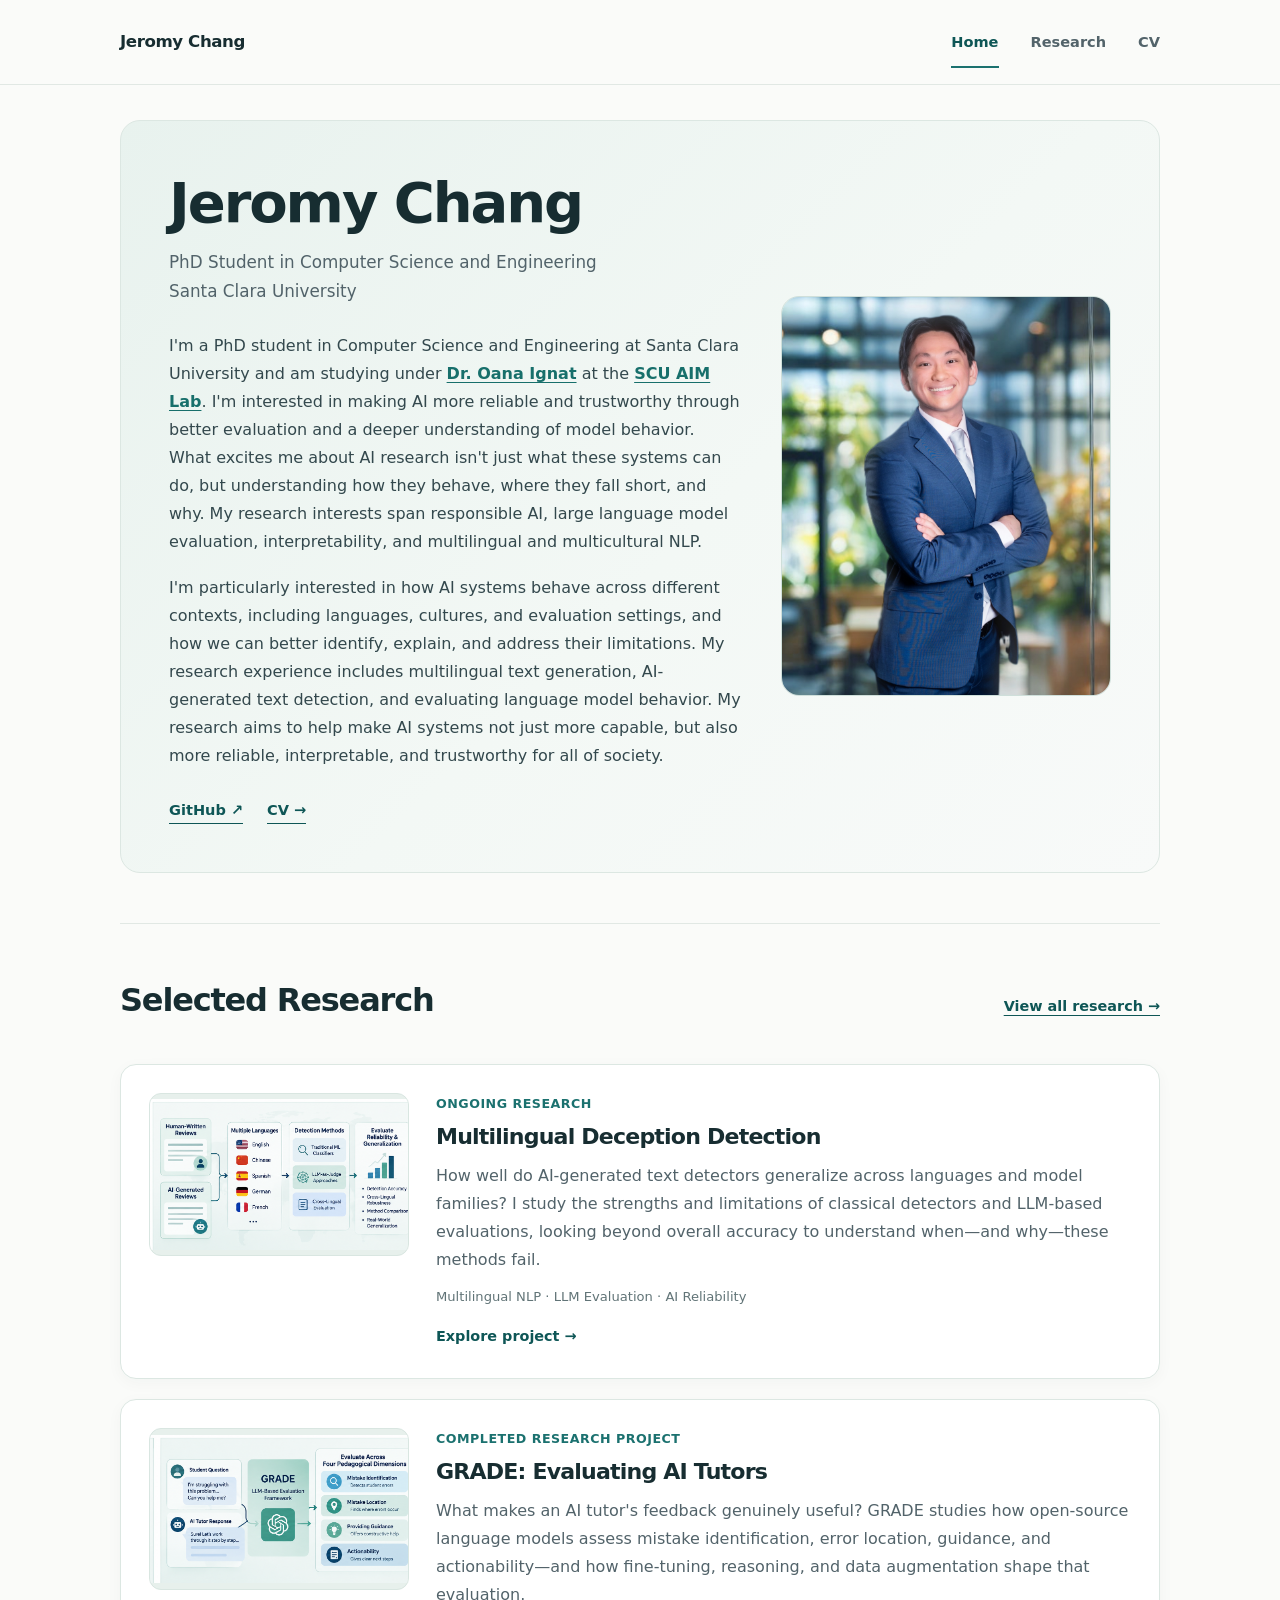
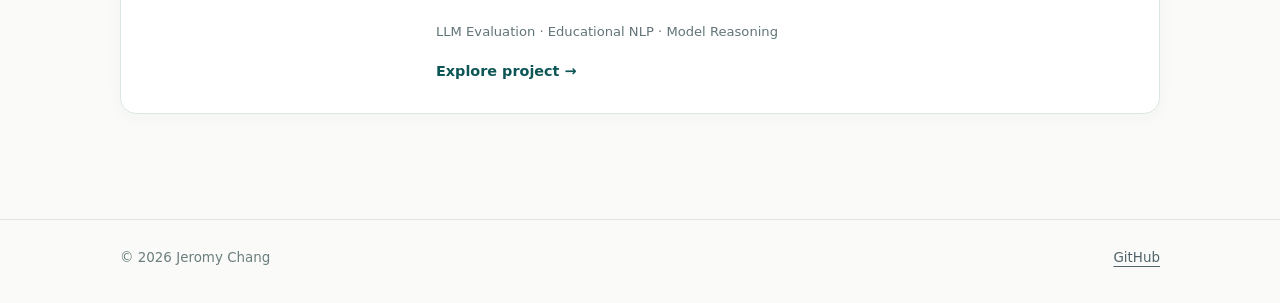
<file: index.html>
<!doctype html>
<html lang="en">
<head>
  <meta charset="utf-8">
  <meta name="viewport" content="width=device-width, initial-scale=1">
  <meta name="description" content="Jeromy Chang — PhD student researching AI reliability, language model evaluation, responsible AI, and multilingual NLP.">
  <meta name="theme-color" content="#fafbf9">
  <title>Home · Jeromy Chang</title>
  <link rel="stylesheet" href="assets/css/style.css">
</head>
<body>
  <header class="site-header"><div class="container header-inner">
    <a class="brand" href="index.html">Jeromy Chang</a>
    <nav class="nav" aria-label="Main navigation">
      <a href="index.html" aria-current="page">Home</a>
      <a href="research/index.html">Research</a>
      <a href="assets/documents/Jeromy_Chang_CV.pdf" target="_blank" rel="noopener">CV</a>
    </nav>
  </div></header>
  <main id="main"><div class="container">
  <section class="intro" aria-labelledby="name">
    <div>
      <h1 id="name">Jeromy Chang</h1>
      <p class="position">PhD Student in Computer Science and Engineering<br>Santa Clara University</p>
      <div class="bio">
        <p>I'm a PhD student in Computer Science and Engineering at Santa Clara University and am studying under <a href="https://oanaignat.github.io/" target="_blank" rel="noopener noreferrer"> Dr. Oana Ignat</a> at the <a href="https://oanaignat.github.io/aim/" target="_blank" rel="noopener noreferrer"> SCU AIM Lab</a>. I'm interested in making AI more reliable and trustworthy through better evaluation and a deeper understanding of model behavior. What excites me about AI research isn't just what these systems can do, but understanding how they behave, where they fall short, and why. My research interests span responsible AI, large language model evaluation, interpretability, and multilingual and multicultural NLP.</p>
        <p>I'm particularly interested in how AI systems behave across different contexts, including languages, cultures, and evaluation settings, and how we can better identify, explain, and address their limitations. My research experience includes multilingual text generation, AI-generated text detection, and evaluating language model behavior. My research aims to help make AI systems not just more capable, but also more reliable, interpretable, and trustworthy for all of society.</p>
      </div>
      <div class="socials"><a href="https://github.com/JeromyChang" rel="me">GitHub ↗</a><a href="assets/documents/Jeromy_Chang_CV.pdf" target="_blank" rel="noopener">CV →</a></div>
    </div>
    <div class="intro-photo">
      <img
          class="profile-photo"
          src="assets/images/JC Headshot.jpeg"
          alt="Portrait of Jeromy Chang"
      >
    </div>
  </section>
  <section class="section" aria-labelledby="selected-research">
    <div class="section-heading">
      <h2 id="selected-research">Selected Research</h2>
      <a href="research/index.html">View all research →</a>
    </div>
    <div class="projects">
      <article class="project">
        <div class="project-visual">
          <img src="assets/images/research/multilingual_deception_thumbnail.png" alt="Multilingual deception detection workflow comparing human-written and AI-generated reviews across languages and detection methods" loading="lazy">
        </div>
        <div>
          <p class="status">Ongoing research</p>
          <h3><a href="research/multilingual-deception.html">Multilingual Deception Detection</a></h3>
          <p>How well do AI-generated text detectors generalize across languages and model families? I study the strengths and limitations of classical detectors and LLM-based evaluations, looking beyond overall accuracy to understand when—and why—these methods fail.</p>
          <p class="tags">Multilingual NLP · LLM Evaluation · AI Reliability</p>
          <a class="text-link" href="research/multilingual-deception.html">Explore project →</a>
        </div>
      </article>
      <article class="project">
        <div class="project-visual">
          <img src="assets/images/research/grade_thumbnail.png" alt="GRADE framework evaluating AI tutor responses for mistake identification, mistake location, guidance, and actionability" loading="lazy">
        </div>
        <div>
          <p class="status">Completed research project</p>
          <h3><a href="research/grade.html">GRADE: Evaluating AI Tutors</a></h3>
          <p>What makes an AI tutor's feedback genuinely useful? GRADE studies how open-source language models assess mistake identification, error location, guidance, and actionability—and how fine-tuning, reasoning, and data augmentation shape that evaluation.</p>
          <p class="tags">LLM Evaluation · Educational NLP · Model Reasoning</p>
          <a class="text-link" href="research/grade.html">Explore project →</a>
        </div>
      </article>
    </div>
  </section>
</div></main>
  <footer class="footer"><div class="container footer-inner">
    <span>© 2026 Jeromy Chang</span><span><a href="https://github.com/JeromyChang" rel="me">GitHub</a></span>
  </div></footer>
</body></html>
</file>
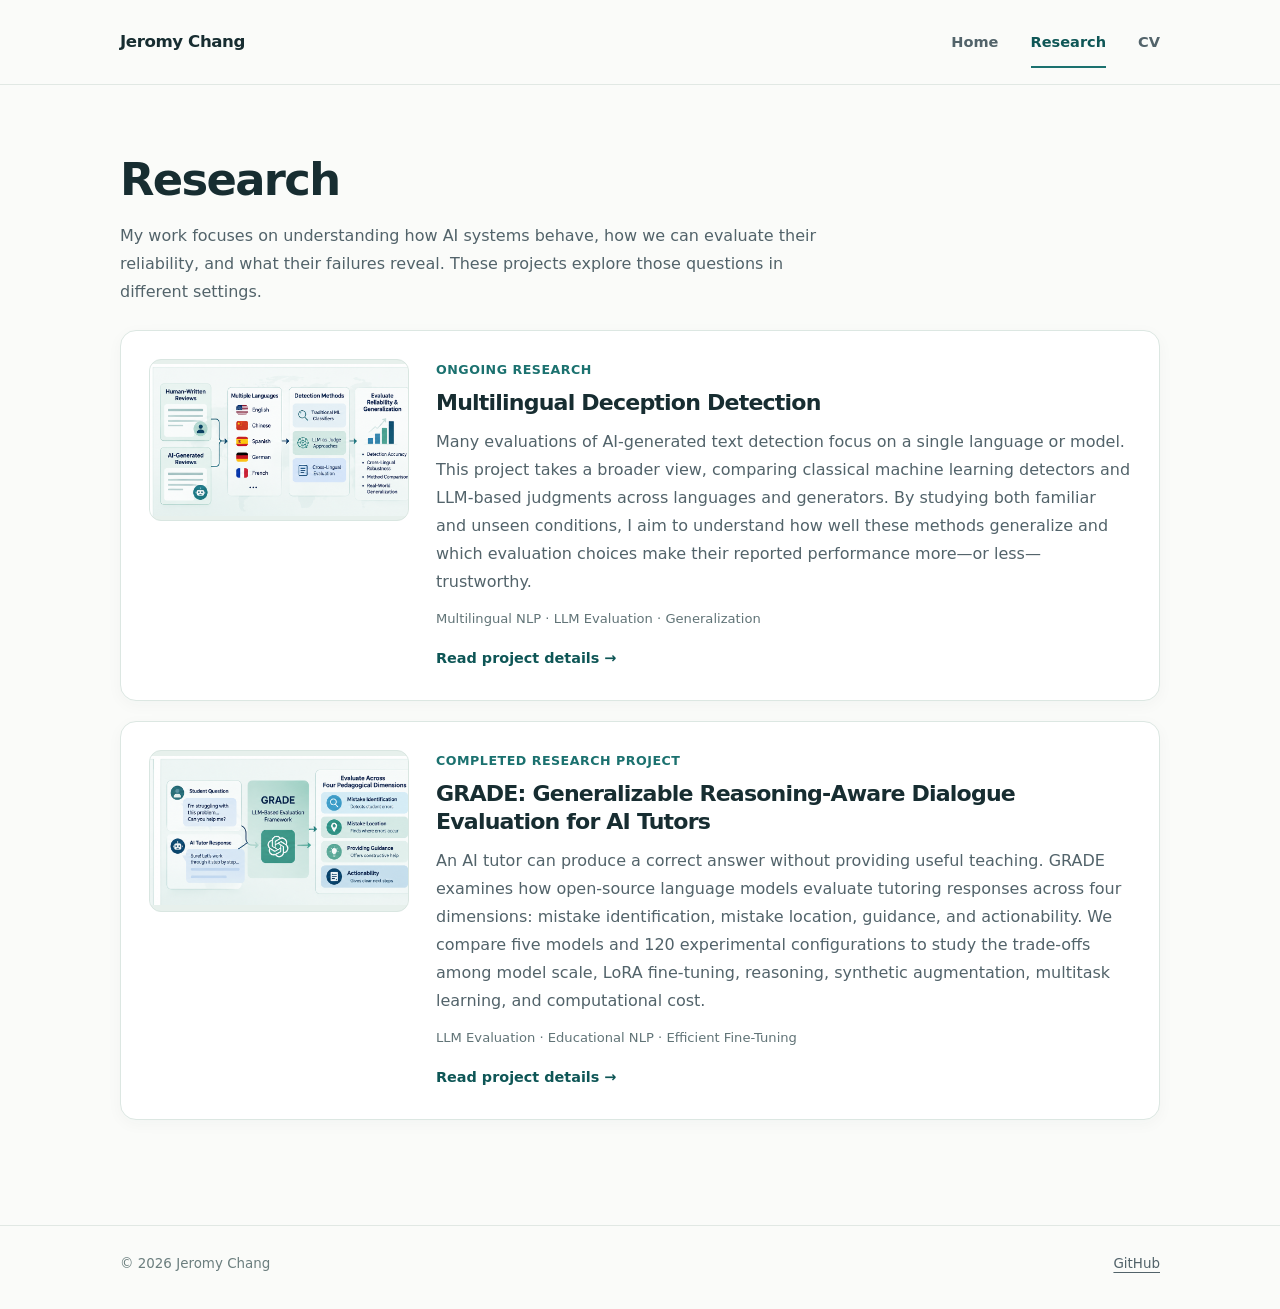
<file: research/index.html>
<!doctype html>
<html lang="en">
<head>
  <meta charset="utf-8">
  <meta name="viewport" content="width=device-width, initial-scale=1">
  <meta name="description" content="Research projects by Jeromy Chang on AI reliability and language model evaluation.">
  <meta name="theme-color" content="#fafbf9">
  <title>Research · Jeromy Chang</title>
  <link rel="stylesheet" href="../assets/css/style.css">
</head>
<body>
  <header class="site-header"><div class="container header-inner">
    <a class="brand" href="../index.html">Jeromy Chang</a>
    <nav class="nav" aria-label="Main navigation">
      <a href="../index.html">Home</a>
      <a href="index.html" aria-current="page">Research</a>
      <a href="../assets/documents/Jeromy_Chang_CV.pdf" target="_blank" rel="noopener">CV</a>
    </nav>
  </div></header>
  <main class="research-index" id="main"><div class="container">
    <div class="page-head">
      <h1>Research</h1>
      <p>My work focuses on understanding how AI systems behave, how we can evaluate their reliability, and what their failures reveal. These projects explore those questions in different settings.</p>
    </div>
    <section class="section" aria-label="Research projects">
      <div class="projects">
        <article class="project">
          <div class="project-visual">
            <img src="../assets/images/research/multilingual_deception_thumbnail.png" alt="Multilingual deception detection workflow comparing human-written and AI-generated reviews across languages and detection methods" loading="lazy">
          </div>
          <div>
            <p class="status">Ongoing research</p>
            <h3><a href="multilingual-deception.html">Multilingual Deception Detection</a></h3>
            <p>Many evaluations of AI-generated text detection focus on a single language or model. This project takes a broader view, comparing classical machine learning detectors and LLM-based judgments across languages and generators. By studying both familiar and unseen conditions, I aim to understand how well these methods generalize and which evaluation choices make their reported performance more—or less—trustworthy.</p>
            <p class="tags">Multilingual NLP · LLM Evaluation · Generalization</p>
            <a class="text-link" href="multilingual-deception.html">Read project details →</a>
          </div>
        </article>
        <article class="project">
          <div class="project-visual">
            <img src="../assets/images/research/grade_thumbnail.png" alt="GRADE framework evaluating AI tutor responses for mistake identification, mistake location, guidance, and actionability" loading="lazy">
          </div>
          <div>
            <p class="status">Completed research project</p>
            <h3><a href="grade.html">GRADE: Generalizable Reasoning-Aware Dialogue Evaluation for AI Tutors</a></h3>
            <p>An AI tutor can produce a correct answer without providing useful teaching. GRADE examines how open-source language models evaluate tutoring responses across four dimensions: mistake identification, mistake location, guidance, and actionability. We compare five models and 120 experimental configurations to study the trade-offs among model scale, LoRA fine-tuning, reasoning, synthetic augmentation, multitask learning, and computational cost.</p>
            <p class="tags">LLM Evaluation · Educational NLP · Efficient Fine-Tuning</p>
            <a class="text-link" href="grade.html">Read project details →</a>
          </div>
        </article>
      </div>
    </section>
  </div></main>
  <footer class="footer"><div class="container footer-inner">
    <span>© 2026 Jeromy Chang</span>
    <span><a href="https://github.com/JeromyChang" rel="me">GitHub</a></span>
  </div></footer>
</body>
</html>
</file>
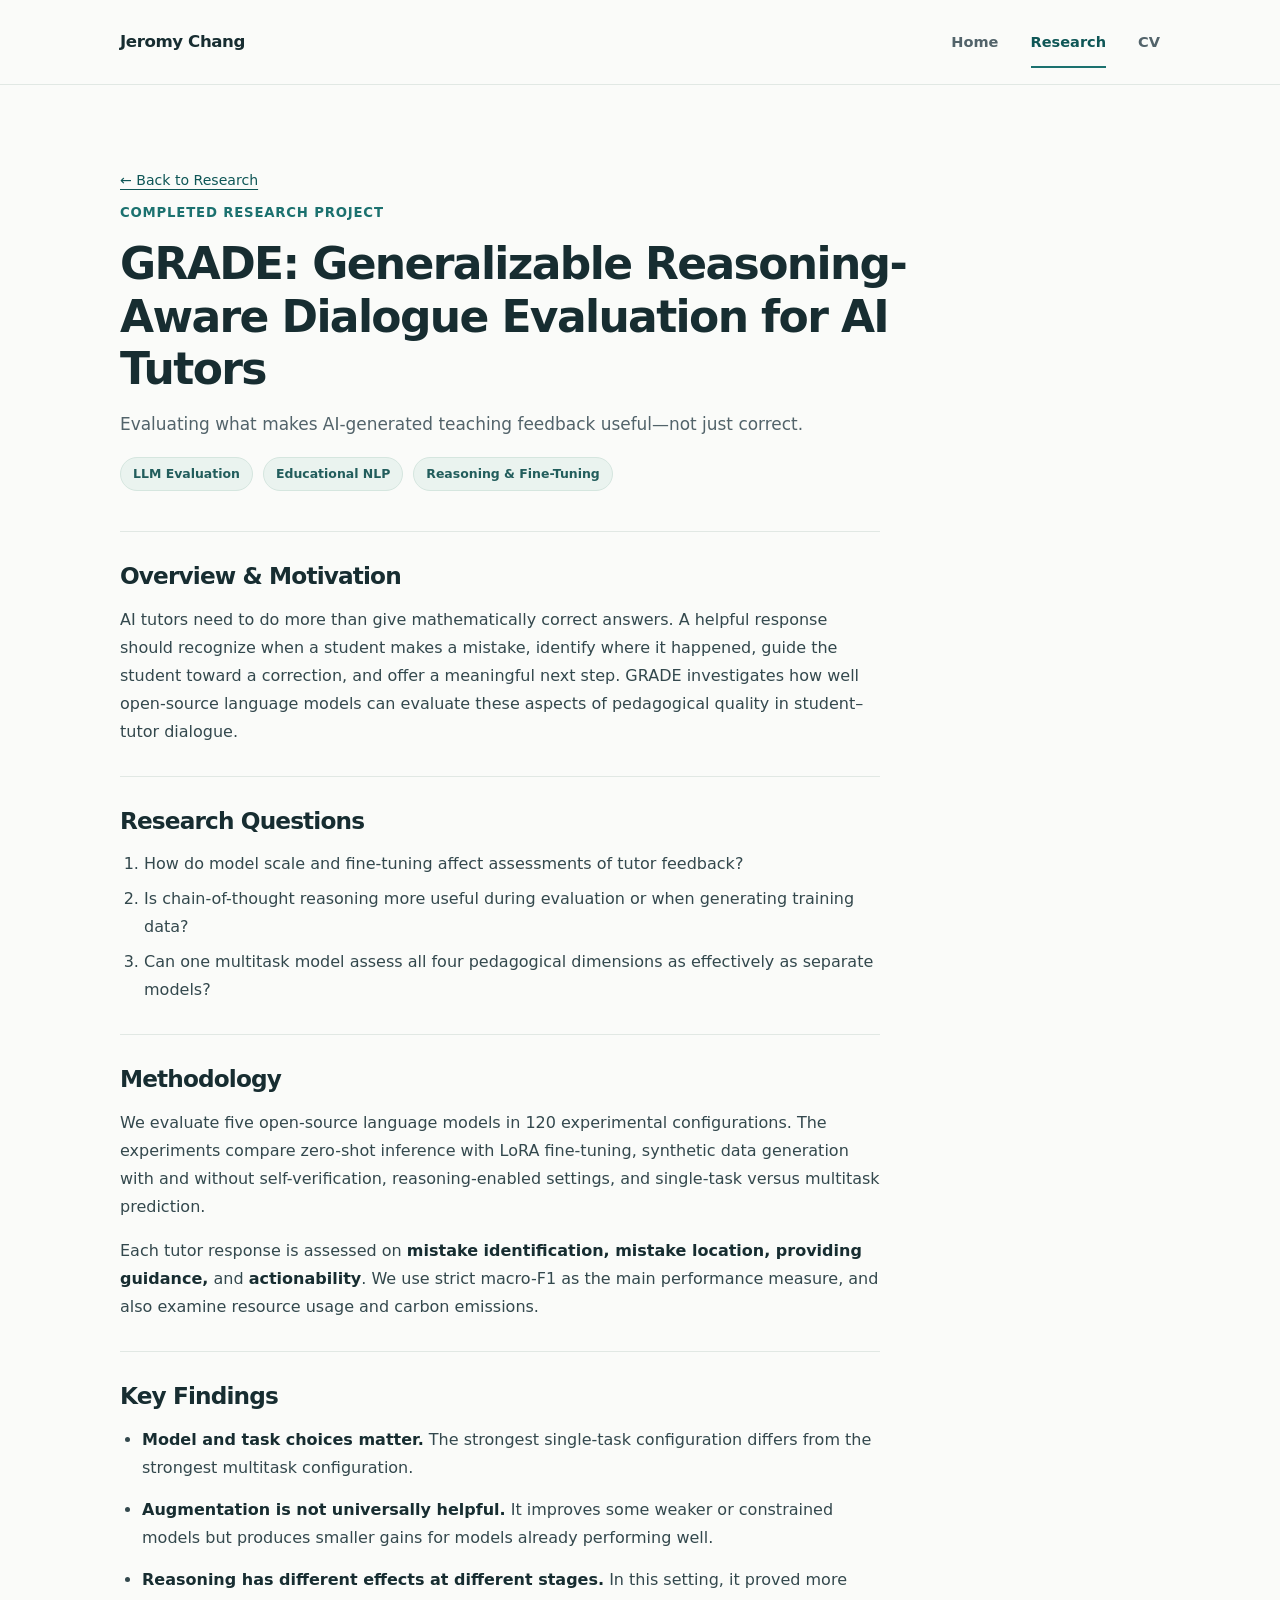
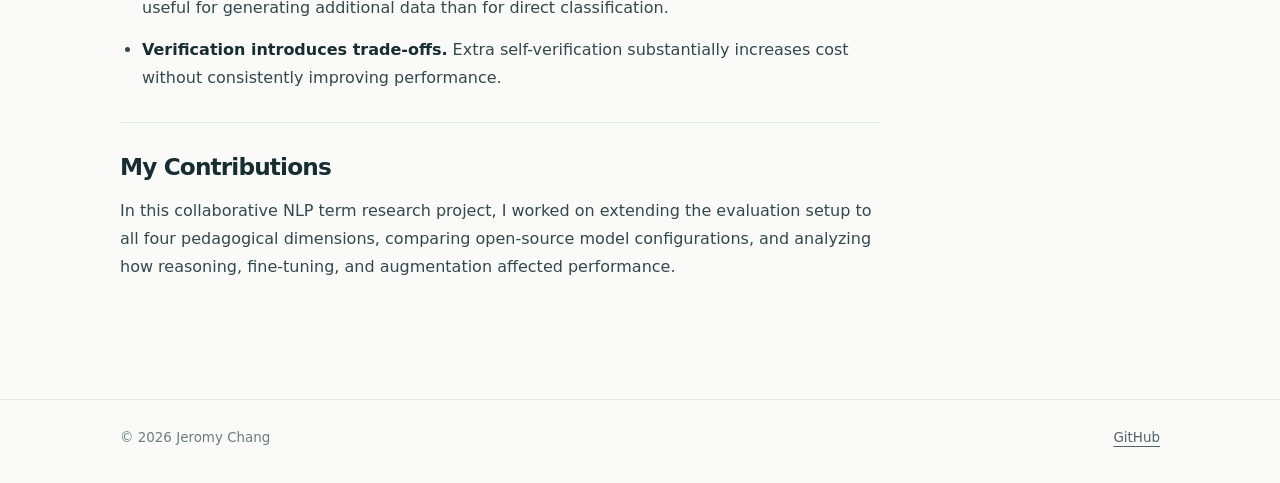
<file: research/grade.html>
<!doctype html>
<html lang="en">
<head>
  <meta charset="utf-8"><meta name="viewport" content="width=device-width, initial-scale=1">
  <meta name="description" content="GRADE: Evaluating the pedagogical quality of AI tutor responses.">
  <title>GRADE · Research · Jeromy Chang</title>
  <link rel="stylesheet" href="../assets/css/style.css">
</head>
<body>
  <header class="site-header"><div class="container header-inner">
    <a class="brand" href="../index.html">Jeromy Chang</a>
    <nav class="nav" aria-label="Main navigation">
      <a href="../index.html">Home</a>
      <a href="index.html" aria-current="page">Research</a>
      <a href="../assets/documents/Jeromy_Chang_CV.pdf" target="_blank" rel="noopener">CV</a>
    </nav>
  </div></header>
  <main id="main"><div class="container">
    <div class="page-head project-head">
      <p class="breadcrumb"><a href="index.html">← Back to Research</a></p>
      <p class="status">Completed research project</p>
      <h1>GRADE: Generalizable Reasoning-Aware Dialogue Evaluation for AI Tutors</h1>
      <p class="project-subtitle">Evaluating what makes AI-generated teaching feedback useful—not just correct.</p>
      <div class="paper-meta"><span class="pill">LLM Evaluation</span><span class="pill">Educational NLP</span><span class="pill">Reasoning &amp; Fine-Tuning</span></div>
    </div>
    <article class="article">
      <section>
        <h2>Overview &amp; Motivation</h2>
        <p>AI tutors need to do more than give mathematically correct answers. A helpful response should recognize when a student makes a mistake, identify where it happened, guide the student toward a correction, and offer a meaningful next step. GRADE investigates how well open-source language models can evaluate these aspects of pedagogical quality in student–tutor dialogue.</p>
      </section>
      <section>
        <h2>Research Questions</h2>
        <ol>
          <li>How do model scale and fine-tuning affect assessments of tutor feedback?</li>
          <li>Is chain-of-thought reasoning more useful during evaluation or when generating training data?</li>
          <li>Can one multitask model assess all four pedagogical dimensions as effectively as separate models?</li>
        </ol>
      </section>
      <section>
        <h2>Methodology</h2>
        <p>We evaluate five open-source language models in 120 experimental configurations. The experiments compare zero-shot inference with LoRA fine-tuning, synthetic data generation with and without self-verification, reasoning-enabled settings, and single-task versus multitask prediction.</p>
        <p>Each tutor response is assessed on <strong>mistake identification, mistake location, providing guidance,</strong> and <strong>actionability</strong>. We use strict macro-F1 as the main performance measure, and also examine resource usage and carbon emissions.</p>
      </section>
      <section>
        <h2>Key Findings</h2>
        <ul class="findings-list">
          <li><strong>Model and task choices matter.</strong> The strongest single-task configuration differs from the strongest multitask configuration.</li>
          <li><strong>Augmentation is not universally helpful.</strong> It improves some weaker or constrained models but produces smaller gains for models already performing well.</li>
          <li><strong>Reasoning has different effects at different stages.</strong> In this setting, it proved more useful for generating additional data than for direct classification.</li>
          <li><strong>Verification introduces trade-offs.</strong> Extra self-verification substantially increases cost without consistently improving performance.</li>
        </ul>
      </section>
      <section>
        <h2>My Contributions</h2>
        <p>In this collaborative NLP term research project, I worked on extending the evaluation setup to all four pedagogical dimensions, comparing open-source model configurations, and analyzing how reasoning, fine-tuning, and augmentation affected performance.</p>
      </section>
      <!-- Add publicly approved paper/code links here when anonymity requirements allow. -->
    </article>
  </div></main>
  <footer class="footer"><div class="container footer-inner">
    <span>© 2026 Jeromy Chang</span><span><a href="https://github.com/JeromyChang" rel="me">GitHub</a></span>
  </div></footer>
</body></html>
</file>
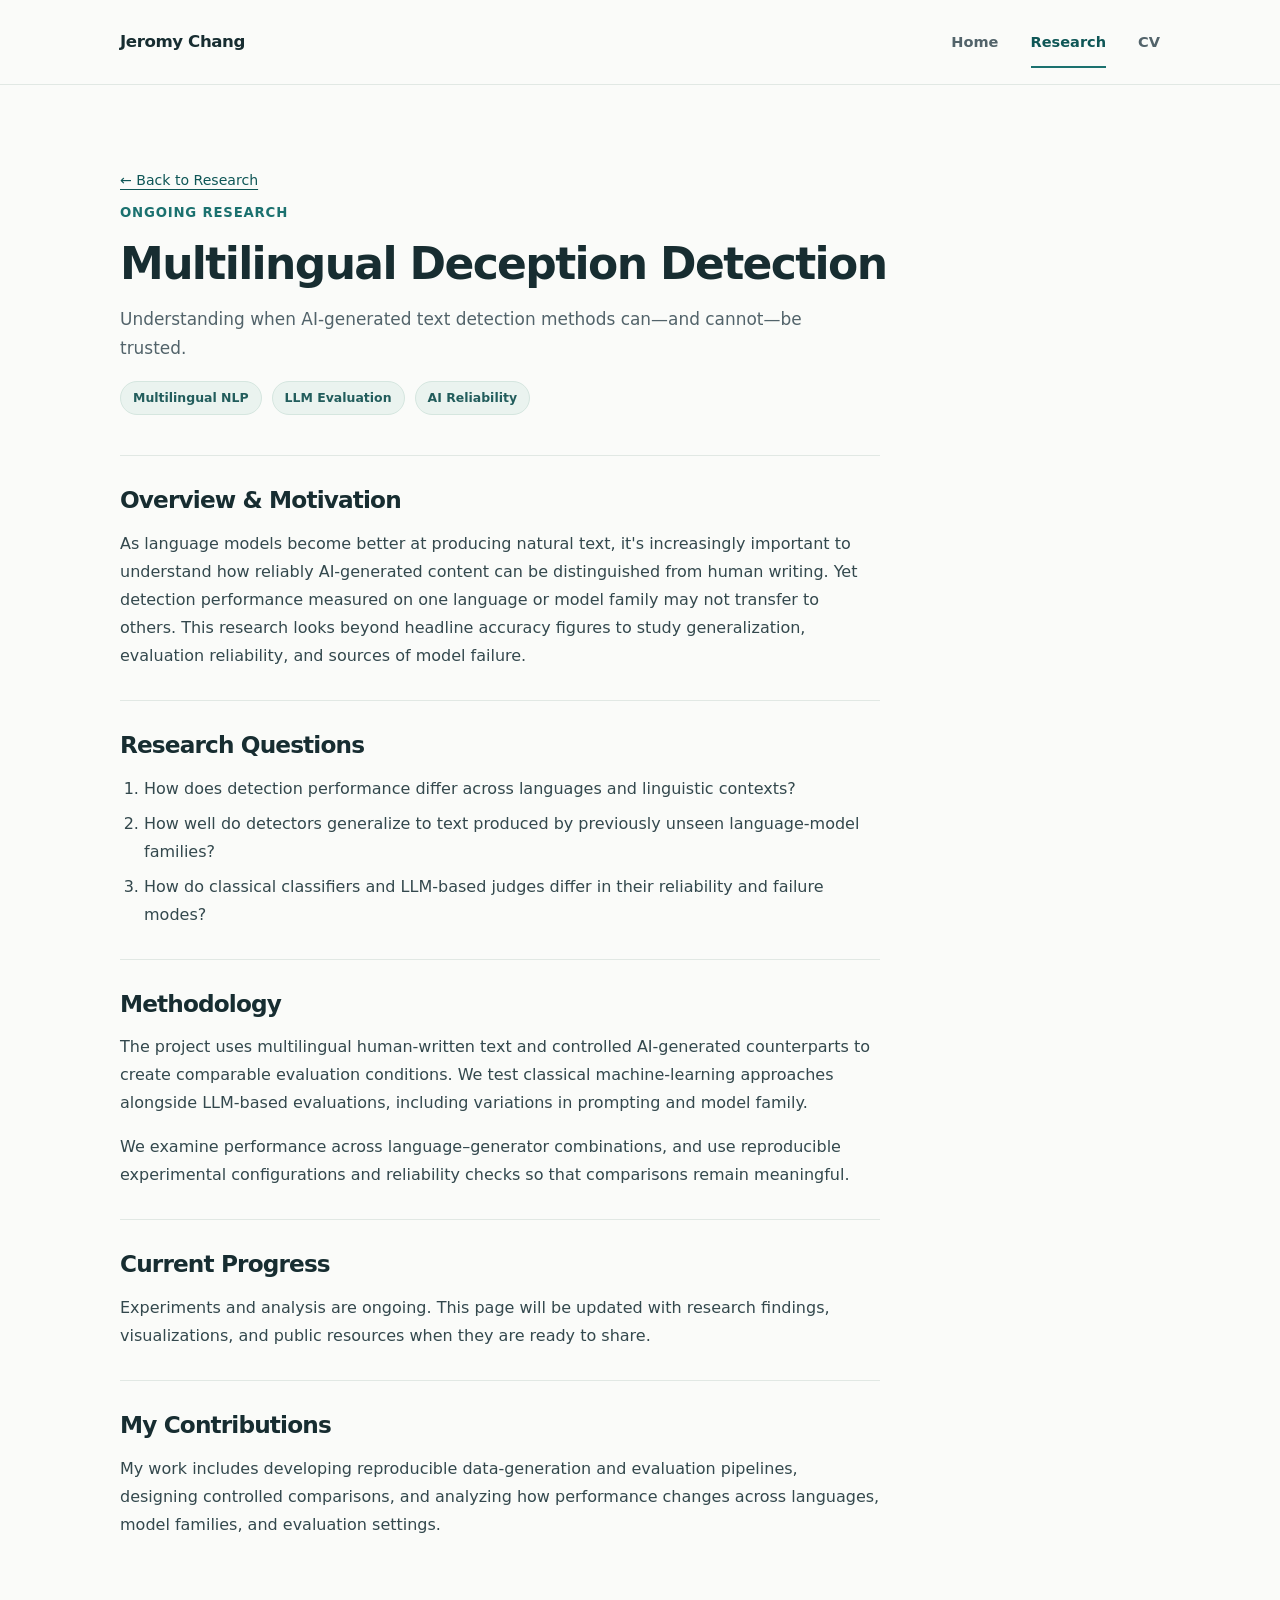
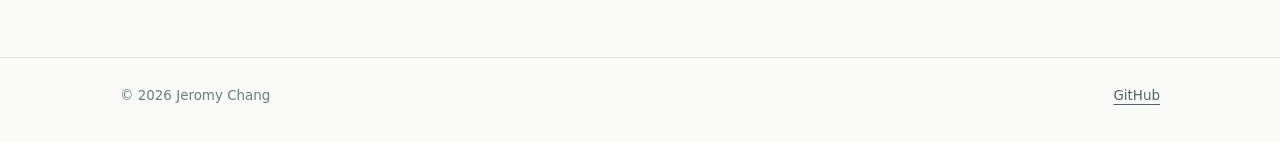
<file: research/multilingual-deception.html>
<!doctype html>
<html lang="en">
<head>
  <meta charset="utf-8"><meta name="viewport" content="width=device-width, initial-scale=1">
  <meta name="description" content="Multilingual research on detecting AI-generated text and evaluating detector reliability.">
  <title>Multilingual Deception Detection · Research · Jeromy Chang</title>
  <link rel="stylesheet" href="../assets/css/style.css">
</head>
<body>
  <header class="site-header"><div class="container header-inner">
    <a class="brand" href="../index.html">Jeromy Chang</a>
    <nav class="nav" aria-label="Main navigation">
      <a href="../index.html">Home</a>
      <a href="index.html" aria-current="page">Research</a>
      <a href="../assets/documents/Jeromy_Chang_CV.pdf" target="_blank" rel="noopener">CV</a>
    </nav>
  </div></header>
  <main id="main"><div class="container">
    <div class="page-head project-head">
      <p class="breadcrumb"><a href="index.html">← Back to Research</a></p>
      <p class="status">Ongoing research</p>
      <h1>Multilingual Deception Detection</h1>
      <p class="project-subtitle">Understanding when AI-generated text detection methods can—and cannot—be trusted.</p>
      <div class="paper-meta"><span class="pill">Multilingual NLP</span><span class="pill">LLM Evaluation</span><span class="pill">AI Reliability</span></div>
    </div>
    <article class="article">
      <section>
        <h2>Overview &amp; Motivation</h2>
        <p>As language models become better at producing natural text, it's increasingly important to understand how reliably AI-generated content can be distinguished from human writing. Yet detection performance measured on one language or model family may not transfer to others. This research looks beyond headline accuracy figures to study generalization, evaluation reliability, and sources of model failure.</p>
      </section>
      <section>
        <h2>Research Questions</h2>
        <ol>
          <li>How does detection performance differ across languages and linguistic contexts?</li>
          <li>How well do detectors generalize to text produced by previously unseen language-model families?</li>
          <li>How do classical classifiers and LLM-based judges differ in their reliability and failure modes?</li>
        </ol>
      </section>
      <section>
        <h2>Methodology</h2>
        <p>The project uses multilingual human-written text and controlled AI-generated counterparts to create comparable evaluation conditions. We test classical machine-learning approaches alongside LLM-based evaluations, including variations in prompting and model family.</p>
        <p>We examine performance across language–generator combinations, and use reproducible experimental configurations and reliability checks so that comparisons remain meaningful.</p>
      </section>
      <section>
        <h2>Current Progress</h2>
        <p>Experiments and analysis are ongoing. This page will be updated with research findings, visualizations, and public resources when they are ready to share.</p>
      </section>
      <section>
        <h2>My Contributions</h2>
        <p>My work includes developing reproducible data-generation and evaluation pipelines, designing controlled comparisons, and analyzing how performance changes across languages, model families, and evaluation settings.</p>
      </section>
      <!-- Add publicly approved paper, code, dataset, and presentation links here when available. -->
    </article>
  </div></main>
  <footer class="footer"><div class="container footer-inner">
    <span>© 2026 Jeromy Chang</span><span><a href="https://github.com/JeromyChang" rel="me">GitHub</a></span>
  </div></footer>
</body></html>
</file>
<file: assets/css/style.css>
/* Jeromy Chang — research portfolio starter */
:root {
  --bg:#fafbf9; --surface:#fff; --ink:#172d31; --muted:#52636a;
  --accent:#1b716f; --accent-dark:#0e5656; --line:#e1e8e4;
  --font:Inter,ui-sans-serif,system-ui,-apple-system,"Segoe UI",Roboto,Arial,sans-serif;
}
*{box-sizing:border-box}
html{scroll-behavior:smooth}
body{margin:0;background:var(--bg);color:var(--ink);font:16px/1.75 var(--font);-webkit-font-smoothing:antialiased}
a{color:var(--accent-dark);text-decoration-thickness:1px;text-underline-offset:4px}
a:hover{color:var(--accent)}
a:focus-visible{outline:3px solid #65b0a7;outline-offset:4px;border-radius:3px}
.container{width:min(100% - 48px,1040px);margin-inline:auto}
.site-header{border-bottom:1px solid var(--line);background:rgba(250,251,249,.94)}
.header-inner{display:flex;align-items:center;justify-content:space-between;gap:24px;min-height:84px}
.brand{text-decoration:none;color:var(--ink);font-size:1.04rem;font-weight:730;letter-spacing:-.025em;white-space:nowrap}
.brand:hover{color:var(--accent-dark)}
.nav{display:flex;align-items:center;gap:32px}
.nav a{text-decoration:none;color:var(--muted);font-weight:580;font-size:.91rem;transition:color .15s}
.nav a:hover,.nav a[aria-current="page"]{color:var(--accent-dark)}
.nav a[aria-current="page"]{position:relative}
.nav a[aria-current="page"]:after{content:"";position:absolute;left:0;right:0;bottom:-13px;height:2px;background:var(--accent)}
main{min-height:70vh}
/* Introduction Layout */
.intro {
    display: grid;

    /* 65% text, 35% photo approximately */
    grid-template-columns: minmax(0, 1fr) 35%;

    gap: 40px;
    align-items: stretch;

    background: linear-gradient(
        135deg,
        #E8F2EE 0%,
        #F3F8F5 55%,
        #F8FAF9 100%
    );

    border: 1px solid #DCE7E2;
    border-radius: 20px;

    padding: 40px;
    margin: 35px 0 50px;
}

/* Profile Photo Container */
.intro-photo {
    position: relative;
    width: 100%;
    min-height: 400px;
}

/* Profile Photo */
.profile-photo {
    position: absolute;
    inset: 0;

    width: 100%;
    height: 100%;

    max-width: none;

    object-fit: cover;
    object-position: center center;

    border-radius: 18px;
    border: 1px solid #cfdfda;
}
.eyebrow{font-size:.82rem;line-height:1.3;letter-spacing:.13em;text-transform:uppercase;color:var(--accent);font-weight:740;margin:0 0 14px}
h1,h2,h3{line-height:1.2;letter-spacing:-.037em}
h1{font-size:clamp(2.35rem,5vw,3.5rem);margin:0 0 12px;font-weight:780}
h2{font-size:clamp(1.55rem,3vw,2rem);margin:0 0 18px;font-weight:735}
h3{font-size:1.27rem;margin:0 0 10px}
.position{font-size:1.05rem;line-height:1.7;color:var(--muted);margin:0 0 27px}
.bio p{margin:0 0 18px;max-width:690px;color:#33484d}
.socials{display:flex;gap:24px;flex-wrap:wrap;align-items:center;margin-top:27px;font-size:.91rem;font-weight:650}
.socials a{text-decoration:none;border-bottom:1px solid currentColor}
.section{padding:57px 0 85px;border-top:1px solid var(--line)}
.section-heading{display:flex;align-items:baseline;justify-content:space-between;gap:24px;margin-bottom:27px}
.section-heading a{font-weight:650;font-size:.9rem;white-space:nowrap}
.projects{display:flex;flex-direction:column}
.project {
    display: grid;
    grid-template-columns: 260px minmax(0, 1fr);
    gap: 27px;
    align-items: start;
    background: #FFFFFF;
    border: 1px solid #DCE7E2;
    border-radius: 16px;
    padding: 28px;
    margin-bottom: 20px;
    box-shadow: 0 4px 16px rgba(20, 50, 50, 0.035);
    transition:
        transform 0.2s ease,
        box-shadow 0.2s ease,
        border-color 0.2s ease;
}
.project-visual{width:100%;aspect-ratio:16 / 10;border:1px solid #d9e6e1;border-radius:12px;background:#e7f0ec;overflow:hidden}
.project-visual img{display:block;width:100%;height:100%;object-fit:contain}
.project .status{font-size:.79rem;font-weight:740;letter-spacing:.04em;text-transform:uppercase;color:var(--accent);margin:0 0 8px}
.project h3 a{text-decoration:none;color:var(--ink)}
.project h3 a:hover{color:var(--accent)}
.project p{color:var(--muted);margin:0 0 12px;max-width:790px}
.tags{font-size:.83rem;color:#607379;margin:0 0 15px!important}
.project .text-link{font-size:.9rem;font-weight:700;text-decoration:none}
.page-head{padding:68px 0 40px}
.page-head h1{font-size:2.8rem}
.page-head p{max-width:735px;color:var(--muted);margin:15px 0 0}
.article{max-width:760px;padding-bottom:88px}
.article section{padding:22px 0 14px;border-top:1px solid var(--line)}
.article h2{font-size:1.45rem;margin:8px 0 14px}
.article p,.article li{color:#33484d}
.article ul{padding-left:22px}
.breadcrumb{margin:0 0 20px;font-size:.88rem}
.paper-meta{display:flex;flex-wrap:wrap;gap:10px;margin:17px 0 30px}
.pill{display:inline-flex;align-items:center;background:#eaf3ef;color:#225d5c;border:1px solid #d5e6df;border-radius:99px;padding:5px 12px;font-size:.78rem;font-weight:690}
.note{padding:17px 20px;border-left:3px solid #78aaa4;background:#edf4f1;color:#3b5456;border-radius:0 8px 8px 0}
.footer{border-top:1px solid var(--line);padding:26px 0 34px;color:#6b7e7e;font-size:.84rem}
.footer-inner{display:flex;justify-content:space-between;gap:20px;flex-wrap:wrap}
.footer a{color:var(--muted)}
@media(max-width:760px){
  .container{width:min(100% - 36px,1040px)}.header-inner{min-height:70px}.nav{gap:18px}
  .intro{grid-template-columns:1fr;gap:30px;padding:51px 0 60px}
  .profile-mark{grid-row:1;width:140px;aspect-ratio:1;font-size:2.8rem;border-radius:14px}
  h1{font-size:2.55rem}.section{padding:44px 0 66px}.project{grid-template-columns:minmax(0,1fr);gap:20px;padding:22px}
  .project-visual{max-width:280px}.page-head{padding:50px 0 33px}.page-head h1{font-size:2.2rem}
}
@media(max-width:470px){.nav{gap:14px}.brand{font-size:.95rem}.nav a{font-size:.84rem}.section-heading{align-items:flex-start;flex-direction:column;gap:2px}}

/* BEGIN website-v2 research refinements (safe to customize) */
.project h3 { font-size: 1.38rem; line-height: 1.3; }
.project .tags { color: #617477; font-size: .82rem; margin: 5px 0 13px !important; }
.research-index .page-head { padding-bottom: 24px; }
.research-index .section { border-top: 0; padding-top: 0; }
.project-head { padding-bottom: 10px; }
.project-head h1 { max-width: 850px; font-size: clamp(2rem, 4.2vw, 2.75rem); }
.project-head .project-subtitle { margin-top: 14px; max-width: 750px; font-size: 1.06rem; }
.project-head .status { margin: 8px 0 14px; font-weight: 740; font-size: .83rem; text-transform: uppercase; letter-spacing: .06em; color: var(--accent); }
.article ol { padding-left: 24px; }
.article li { margin-bottom: 7px; }
.article strong { color: var(--ink); }
.findings-list li { margin-bottom: 14px; }
@media (max-width: 760px) { .project h3 { font-size: 1.18rem; } }
/* END website-v2 research refinements */

/* ========================================
   Visual Refinements — Research Cards
   ======================================== */

@media (hover: hover) {
    .project:hover {
        transform: translateY(-3px);

        box-shadow: 0 8px 24px rgba(20, 50, 50, 0.07);

        border-color: #B8D3CA;
    }
}

@media (prefers-reduced-motion: reduce) {
    .project {
        transition: none;
    }
}

/* ========================================
   Visual Refinements — Introduction
   ======================================== */

.intro {
    background: linear-gradient(
        135deg,
        #E8F2EE 0%,
        #F3F8F5 55%,
        #F8FAF9 100%
    );

    border: 1px solid #DCE7E2;
    border-radius: 20px;

    padding: 48px;
    margin: 35px 0 50px;

    align-items: center;
}

/* Mobile responsive adjustments */
@media (max-width: 760px) {
    .intro {
        padding: 28px;
        margin: 20px 0 35px;
        border-radius: 16px;
    }
}

@media (max-width: 760px) {
    .intro {
        grid-template-columns: 1fr;
        gap: 25px;
        padding: 28px;
    }

    .profile-photo {
        grid-row: 1;
        width: 180px;
        max-width: 100%;
        height: 210px;
        justify-self: center;
    }
}

@media (max-width: 760px) {
    .intro {
        grid-template-columns: 1fr;
        gap: 28px;
        padding: 28px;
    }

    .intro-photo {
        grid-row: 1;
        width: 100%;
        height: 300px;
        min-height: 0;
    }

    .profile-photo {
        object-position: center top;
        border-radius: 14px;
    }
}

.bio a {
    color: #176F6B;
    font-weight: 600;
    text-decoration: underline;
    text-underline-offset: 3px;
    transition: color 0.2s ease;
}

.bio a:hover {
    color: #104E4B;
}
</file>
